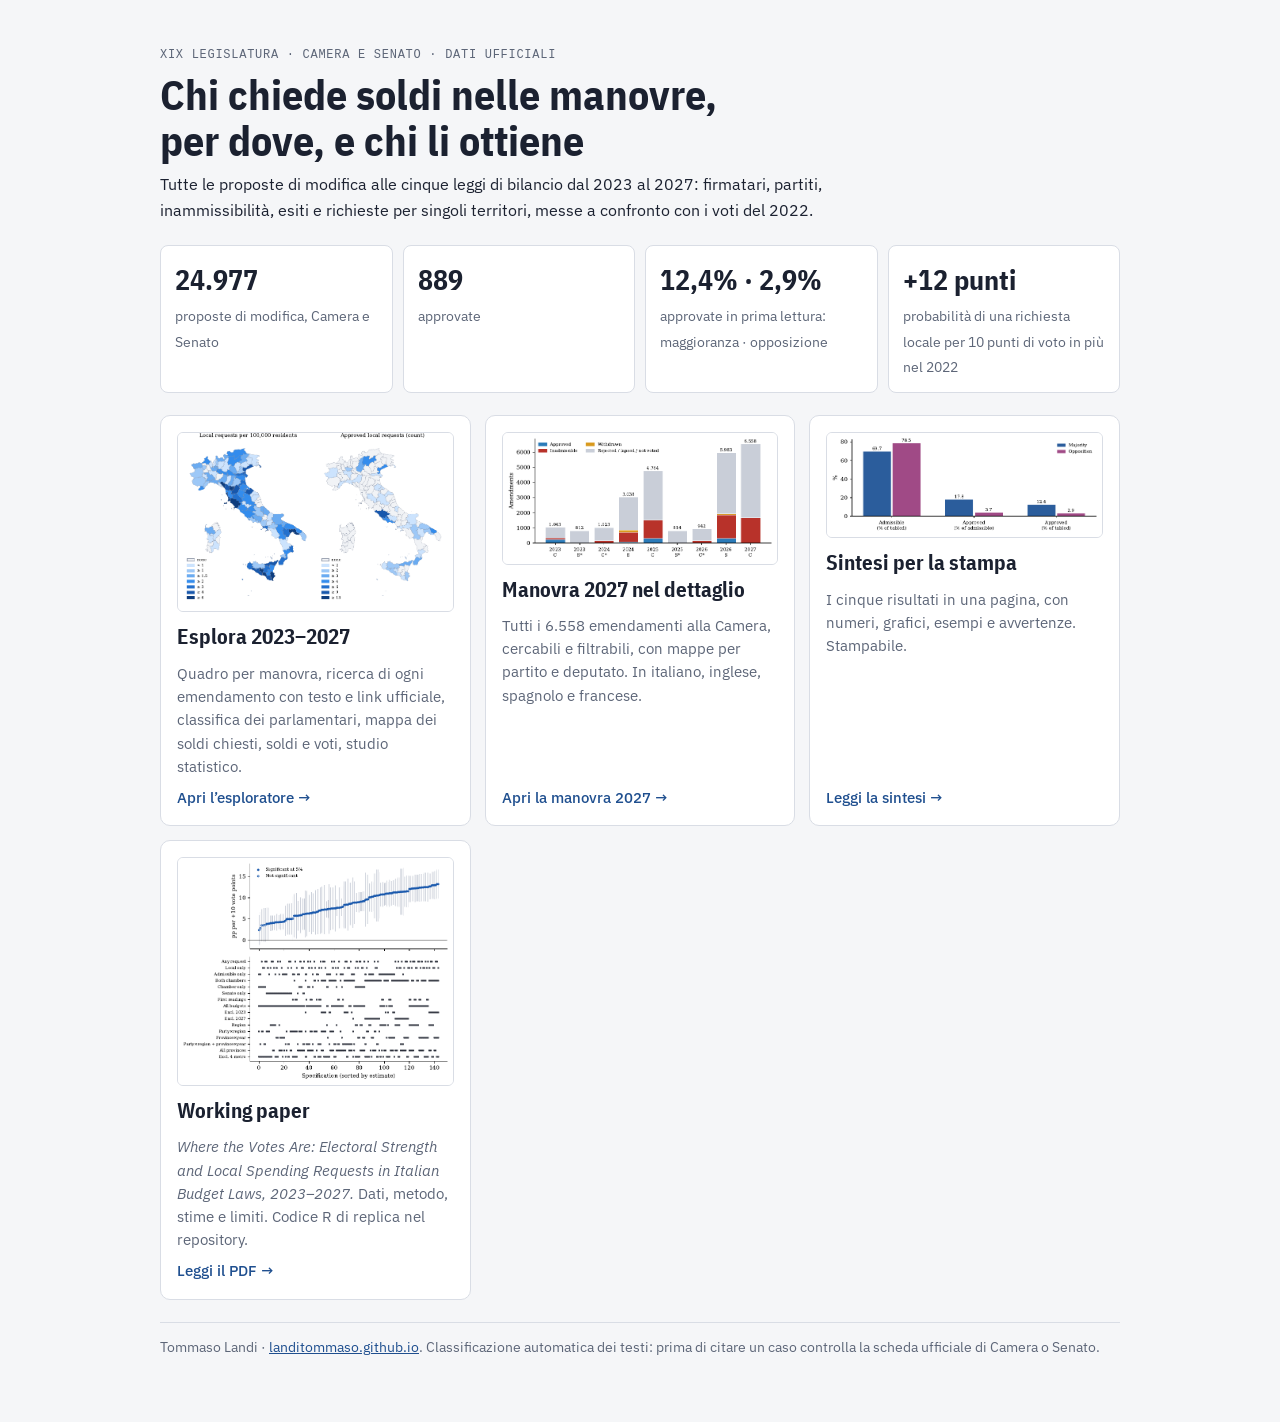
<file: docs/index.html>
<!doctype html>
<html lang="it">
<head>
<meta charset="utf-8">
<meta name="viewport" content="width=device-width,initial-scale=1">
<title>Manovre ed emendamenti 2023–2027</title>
<meta name="description" content="Tutti gli emendamenti alle leggi di bilancio della XIX legislatura, Camera e Senato: dati, mappe, working paper e codice di replica.">
<link rel="stylesheet" href="https://fonts.googleapis.com/css2?family=IBM+Plex+Sans+Condensed:wght@600;700&family=IBM+Plex+Sans:wght@400;500&display=swap">
<link rel="stylesheet" href="_style.css">
</head>
<body>
<main>
  <header>
    <span class="eyebrow">XIX legislatura · Camera e Senato · dati ufficiali</span>
    <h1>Chi chiede soldi nelle manovre, per dove, e chi li ottiene</h1>
    <p>Tutte le proposte di modifica alle cinque leggi di bilancio dal 2023 al 2027: firmatari, partiti, inammissibilità, esiti e richieste per singoli territori, messe a confronto con i voti del 2022.</p>
  </header>
  <section class="stats" aria-label="Numeri chiave">
    <div class="stat"><b>24.977</b><span>proposte di modifica, Camera e Senato</span></div>
    <div class="stat"><b>889</b><span>approvate</span></div>
    <div class="stat"><b>12,4% · 2,9%</b><span>approvate in prima lettura: maggioranza · opposizione</span></div>
    <div class="stat"><b>+12 punti</b><span>probabilità di una richiesta locale per 10 punti di voto in più nel 2022</span></div>
  </section>
  <section class="cards">
    <a class="card" href="legislatura/"><img src="img/fig4_map.png" alt="Mappe delle richieste locali e delle richieste approvate per provincia" loading="lazy"><h2>Esplora 2023–2027</h2><p>Quadro per manovra, ricerca di ogni emendamento con testo e link ufficiale, classifica dei parlamentari, mappa dei soldi chiesti, soldi e voti, studio statistico.</p><span class="go">Apri l’esploratore →</span></a>
    <a class="card" href="manovra-2027/"><img src="img/fig1_counts.png" alt="Proposte per manovra, ramo ed esito" loading="lazy"><h2>Manovra 2027 nel dettaglio</h2><p>Tutti i 6.558 emendamenti alla Camera, cercabili e filtrabili, con mappe per partito e deputato. In italiano, inglese, spagnolo e francese.</p><span class="go">Apri la manovra 2027 →</span></a>
    <a class="card" href="sintesi/"><img src="img/fig8_stages.png" alt="Ammissibilità e approvazione per schieramento" loading="lazy"><h2>Sintesi per la stampa</h2><p>I cinque risultati in una pagina, con numeri, grafici, esempi e avvertenze. Stampabile.</p><span class="go">Leggi la sintesi →</span></a>
    <a class="card" href="https://github.com/LandiTommaso/Manovre-emendamenti/raw/main/paper/landi_budget_amendments_wp.pdf"><img src="img/fig6_spec.png" alt="Curva delle specificazioni" loading="lazy"><h2>Working paper</h2><p><em>Where the Votes Are: Electoral Strength and Local Spending Requests in Italian Budget Laws, 2023–2027.</em> Dati, metodo, stime e limiti. Codice R di replica nel repository.</p><span class="go">Leggi il PDF →</span></a>
  </section>
  <footer>Tommaso Landi · <a href="https://landitommaso.github.io/">landitommaso.github.io</a>. Classificazione automatica dei testi: prima di citare un caso controlla la scheda ufficiale di Camera o Senato.</footer>
</main>
</body>
</html>
</file>
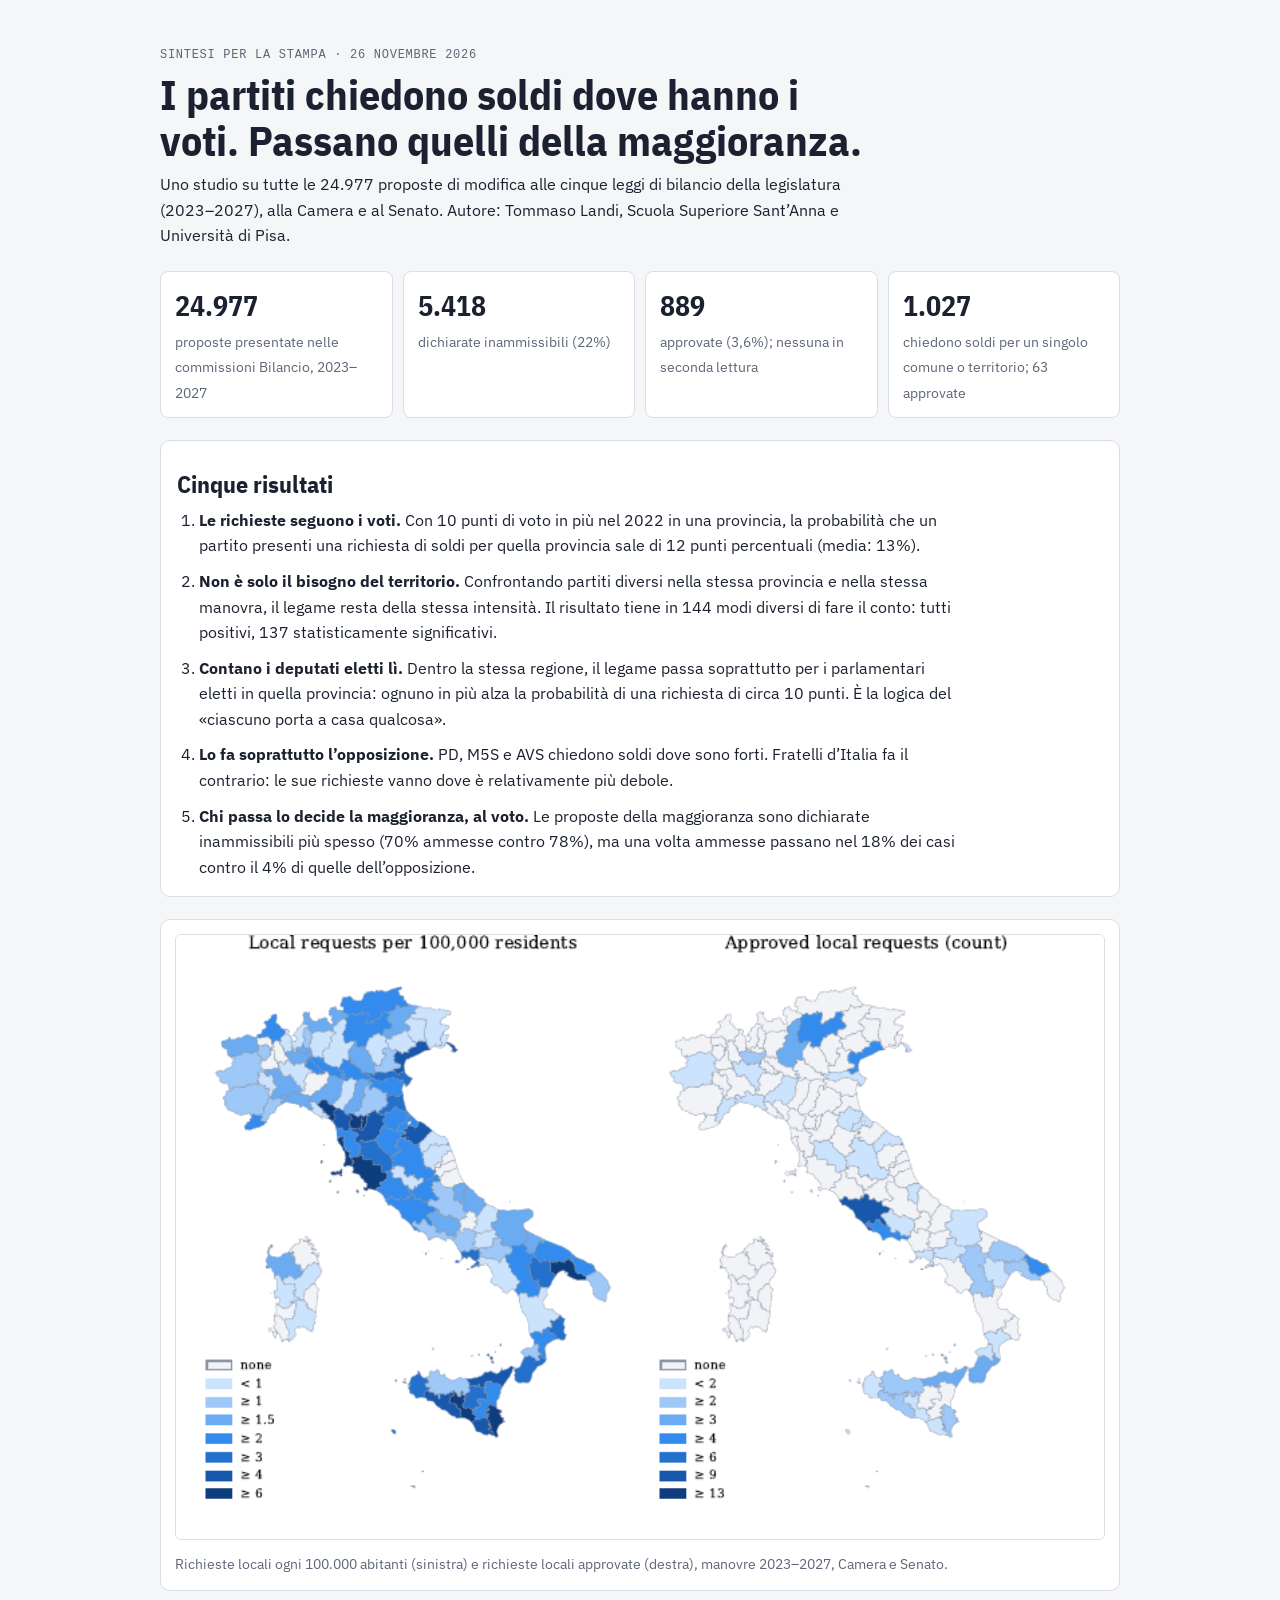
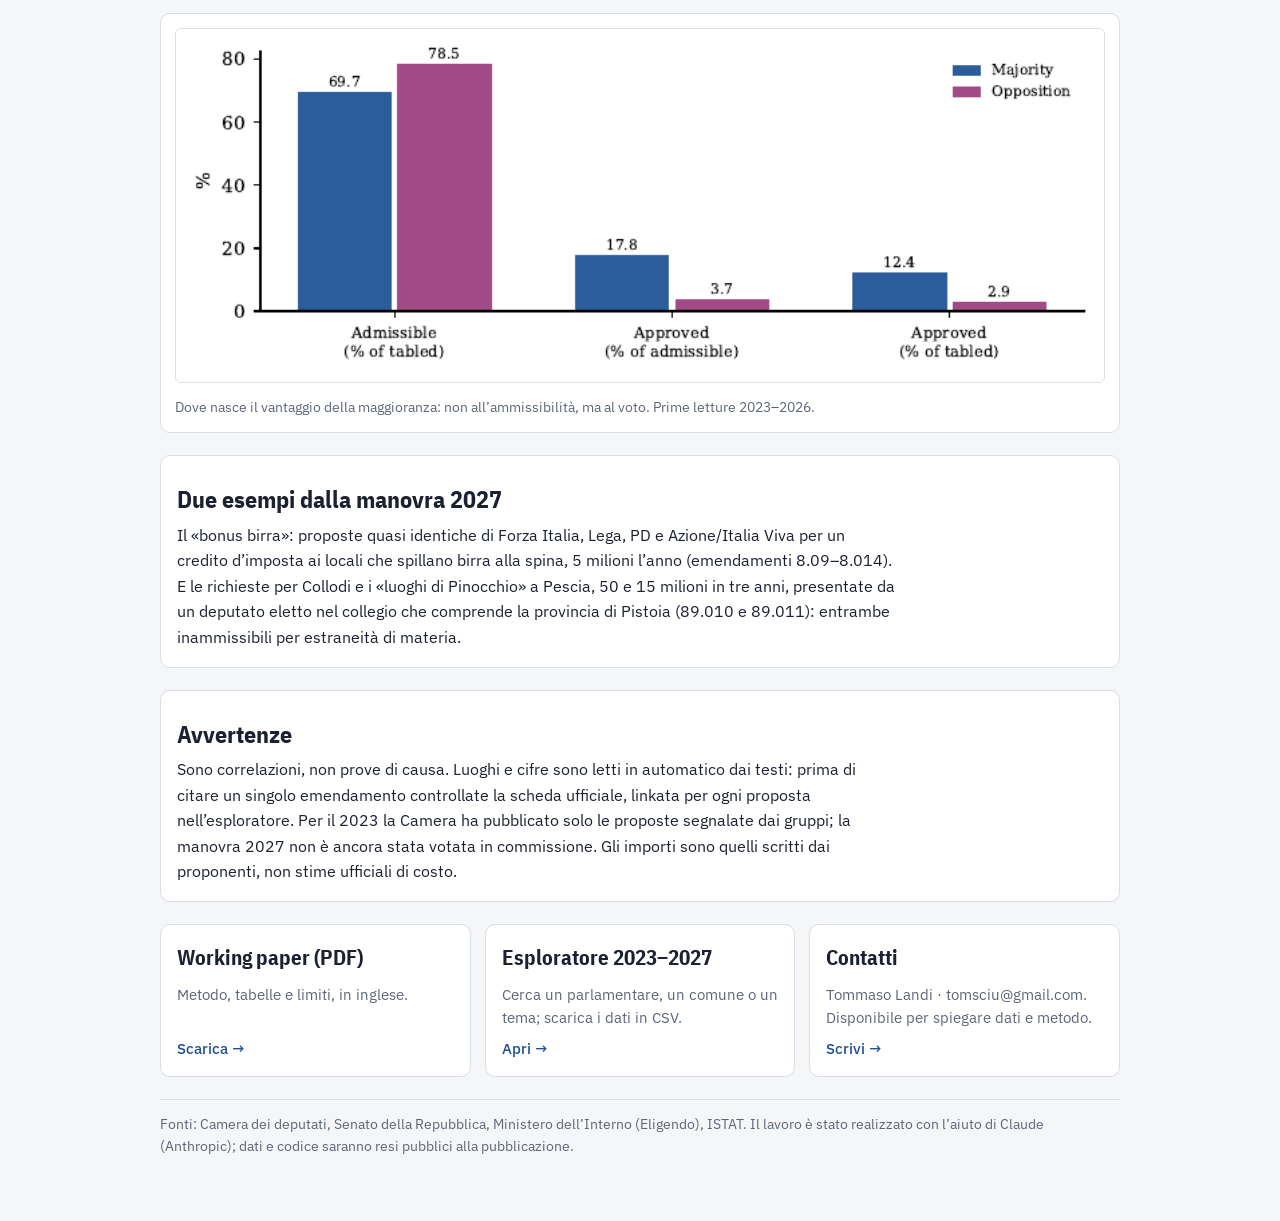
<file: docs/sintesi/index.html>
<!doctype html>
<html lang="it">
<head>
<meta charset="utf-8">
<meta name="viewport" content="width=device-width,initial-scale=1">
<title>Sintesi: le richieste locali nelle manovre</title>
<meta name="description" content="Sintesi per la stampa del working paper di Tommaso Landi sugli emendamenti alle leggi di bilancio 2023–2027.">
<link rel="stylesheet" href="https://fonts.googleapis.com/css2?family=IBM+Plex+Sans+Condensed:wght@600;700&family=IBM+Plex+Sans:wght@400;500&display=swap">
<link rel="stylesheet" href="../_style.css">
</head>
<body>
<main>
  <header>
    <span class="eyebrow">Sintesi per la stampa · 26 novembre 2026</span>
    <h1>I partiti chiedono soldi dove hanno i voti. Passano quelli della maggioranza.</h1>
    <p>Uno studio su tutte le 24.977 proposte di modifica alle cinque leggi di bilancio della legislatura (2023–2027), alla Camera e al Senato. Autore: Tommaso Landi, Scuola Superiore Sant’Anna e Università di Pisa.</p>
  </header>
  <section class="stats" aria-label="Numeri chiave">
    <div class="stat"><b>24.977</b><span>proposte presentate nelle commissioni Bilancio, 2023–2027</span></div>
    <div class="stat"><b>5.418</b><span>dichiarate inammissibili (22%)</span></div>
    <div class="stat"><b>889</b><span>approvate (3,6%); nessuna in seconda lettura</span></div>
    <div class="stat"><b>1.027</b><span>chiedono soldi per un singolo comune o territorio; 63 approvate</span></div>
  </section>
  <section class="box">
    <h2>Cinque risultati</h2>
    <ol class="find">
      <li><b>Le richieste seguono i voti.</b> Con 10 punti di voto in più nel 2022 in una provincia, la probabilità che un partito presenti una richiesta di soldi per quella provincia sale di 12 punti percentuali (media: 13%).</li>
      <li><b>Non è solo il bisogno del territorio.</b> Confrontando partiti diversi nella stessa provincia e nella stessa manovra, il legame resta della stessa intensità. Il risultato tiene in 144 modi diversi di fare il conto: tutti positivi, 137 statisticamente significativi.</li>
      <li><b>Contano i deputati eletti lì.</b> Dentro la stessa regione, il legame passa soprattutto per i parlamentari eletti in quella provincia: ognuno in più alza la probabilità di una richiesta di circa 10 punti. È la logica del «ciascuno porta a casa qualcosa».</li>
      <li><b>Lo fa soprattutto l’opposizione.</b> PD, M5S e AVS chiedono soldi dove sono forti. Fratelli d’Italia fa il contrario: le sue richieste vanno dove è relativamente più debole.</li>
      <li><b>Chi passa lo decide la maggioranza, al voto.</b> Le proposte della maggioranza sono dichiarate inammissibili più spesso (70% ammesse contro 78%), ma una volta ammesse passano nel 18% dei casi contro il 4% di quelle dell’opposizione.</li>
    </ol>
  </section>
  <figure><img src="../img/fig4_map.png" alt="Due mappe dell’Italia per provincia: richieste locali ogni 100.000 abitanti e richieste locali approvate"><figcaption>Richieste locali ogni 100.000 abitanti (sinistra) e richieste locali approvate (destra), manovre 2023–2027, Camera e Senato.</figcaption></figure>
  <figure><img src="../img/fig8_stages.png" alt="Grafico a barre: quote di proposte ammesse e approvate per maggioranza e opposizione"><figcaption>Dove nasce il vantaggio della maggioranza: non all’ammissibilità, ma al voto. Prime letture 2023–2026.</figcaption></figure>
  <section class="box">
    <h2>Due esempi dalla manovra 2027</h2>
    <p>Il «bonus birra»: proposte quasi identiche di Forza Italia, Lega, PD e Azione/Italia Viva per un credito d’imposta ai locali che spillano birra alla spina, 5 milioni l’anno (emendamenti 8.09–8.014). E le richieste per Collodi e i «luoghi di Pinocchio» a Pescia, 50 e 15 milioni in tre anni, presentate da un deputato eletto nel collegio che comprende la provincia di Pistoia (89.010 e 89.011): entrambe inammissibili per estraneità di materia.</p>
  </section>
  <section class="box">
    <h2>Avvertenze</h2>
    <p>Sono correlazioni, non prove di causa. Luoghi e cifre sono letti in automatico dai testi: prima di citare un singolo emendamento controllate la scheda ufficiale, linkata per ogni proposta nell’esploratore. Per il 2023 la Camera ha pubblicato solo le proposte segnalate dai gruppi; la manovra 2027 non è ancora stata votata in commissione. Gli importi sono quelli scritti dai proponenti, non stime ufficiali di costo.</p>
  </section>
  <section class="cards">
    <a class="card" href="https://github.com/LandiTommaso/Manovre-emendamenti/raw/main/paper/landi_budget_amendments_wp.pdf"><h2>Working paper (PDF)</h2><p>Metodo, tabelle e limiti, in inglese.</p><span class="go">Scarica →</span></a>
    <a class="card" href="../legislatura/"><h2>Esploratore 2023–2027</h2><p>Cerca un parlamentare, un comune o un tema; scarica i dati in CSV.</p><span class="go">Apri →</span></a>
    <a class="card" href="mailto:tomsciu@gmail.com"><h2>Contatti</h2><p>Tommaso Landi · tomsciu@gmail.com. Disponibile per spiegare dati e metodo.</p><span class="go">Scrivi →</span></a>
  </section>
  <footer>Fonti: Camera dei deputati, Senato della Repubblica, Ministero dell’Interno (Eligendo), ISTAT. Il lavoro è stato realizzato con l’aiuto di Claude (Anthropic); dati e codice saranno resi pubblici alla pubblicazione.</footer>
</main>
</body>
</html>
</file>
<file: docs/_style.css>
:root{--bg:#f5f6f8;--surface:#fff;--line:#d9dde5;--fg:#1b2130;--muted:#5d6678;--accent:#1f4f8f;--fd:"IBM Plex Sans Condensed","Arial Narrow",system-ui,sans-serif;--fb:"IBM Plex Sans",system-ui,sans-serif}
@media (prefers-color-scheme:dark){:root{--bg:#12161f;--surface:#1a1f2b;--line:#323a4b;--fg:#e6e9f0;--muted:#9aa3b5;--accent:#8db4ea;color-scheme:dark}}
*{box-sizing:border-box}
body{margin:0;background:var(--bg);color:var(--fg);font:16px/1.6 var(--fb);padding:40px max(16px,env(safe-area-inset-left)) 64px max(16px,env(safe-area-inset-right))}
main{max-width:960px;margin:0 auto;display:flex;flex-direction:column;gap:22px}
.eyebrow{font:12px/1 ui-monospace,Menlo,monospace;letter-spacing:.06em;text-transform:uppercase;color:var(--muted)}
h1{font-family:var(--fd);font-size:clamp(28px,5vw,42px);margin:6px 0 8px;line-height:1.1;text-wrap:balance}
h2{font-family:var(--fd);font-size:24px;margin:8px 0 4px}
p{margin:0;max-width:72ch}
a{color:var(--accent)}
.stats{display:grid;grid-template-columns:repeat(auto-fit,minmax(170px,1fr));gap:10px}
.stat{background:var(--surface);border:1px solid var(--line);border-radius:8px;padding:12px 14px}
.stat b{display:block;font-family:var(--fd);font-size:28px;font-variant-numeric:tabular-nums}
.stat span{color:var(--muted);font-size:13.5px}
.cards{display:grid;grid-template-columns:repeat(auto-fit,minmax(260px,1fr));gap:14px}
a.card{display:flex;flex-direction:column;gap:8px;background:var(--surface);border:1px solid var(--line);border-radius:10px;padding:16px;color:inherit;text-decoration:none;transition:border-color .15s,transform .15s}
a.card:hover,a.card:focus-visible{border-color:var(--accent);transform:translateY(-2px);outline:none}
a.card img,figure img{width:100%;height:auto;border-radius:6px;background:#fff;border:1px solid var(--line)}
a.card h2{font-size:21px;margin:0}
a.card p{color:var(--muted);font-size:14.5px}
a.card .go{color:var(--accent);font-weight:500;font-size:14.5px;margin-top:auto}
ol.find{padding-left:22px;margin:0;display:flex;flex-direction:column;gap:10px;max-width:78ch}
figure{margin:0;background:var(--surface);border:1px solid var(--line);border-radius:10px;padding:14px}
figcaption{font-size:13.5px;color:var(--muted);margin-top:6px}
.box{background:var(--surface);border:1px solid var(--line);border-radius:10px;padding:16px}
footer{color:var(--muted);font-size:13.5px;border-top:1px solid var(--line);padding-top:14px}
@media (prefers-reduced-motion:reduce){a.card{transition:none}}
@media print{body{background:#fff;padding:0}a.card,.stat,figure,.box{break-inside:avoid}}
</file>
